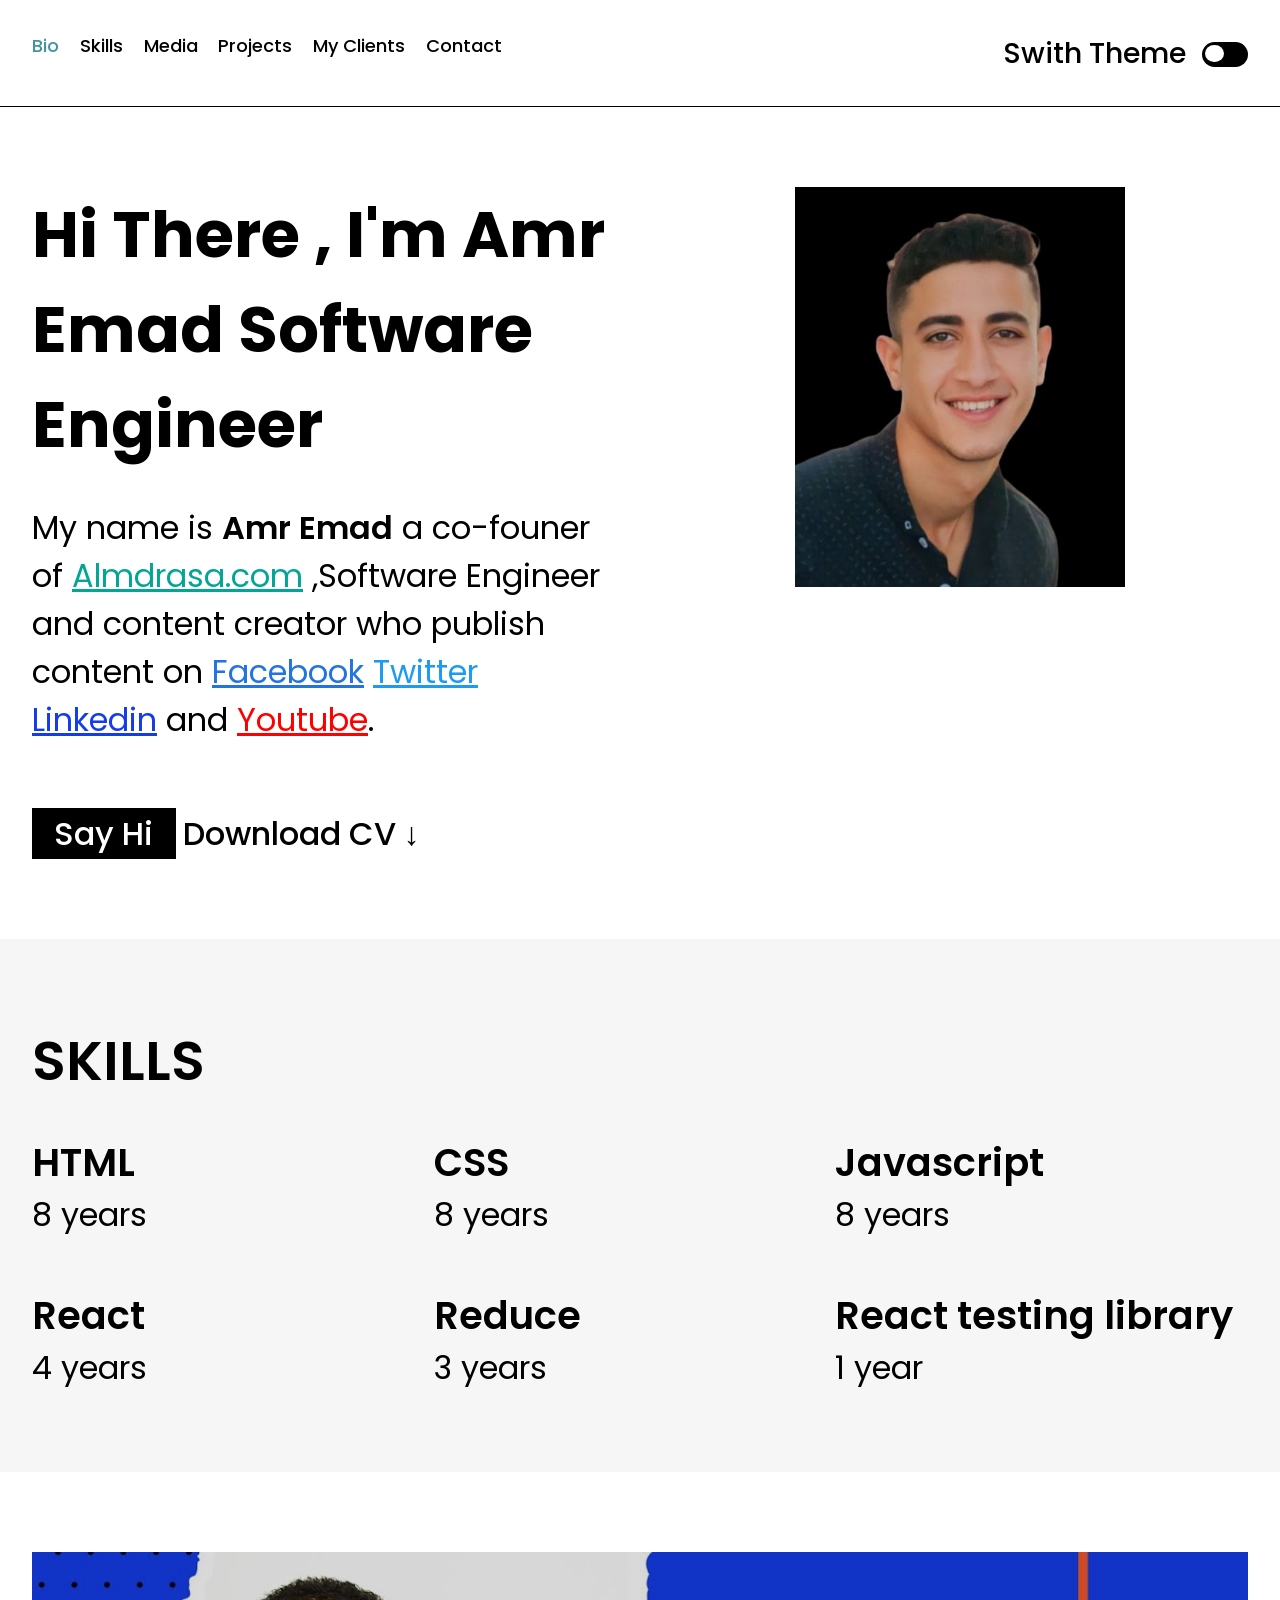
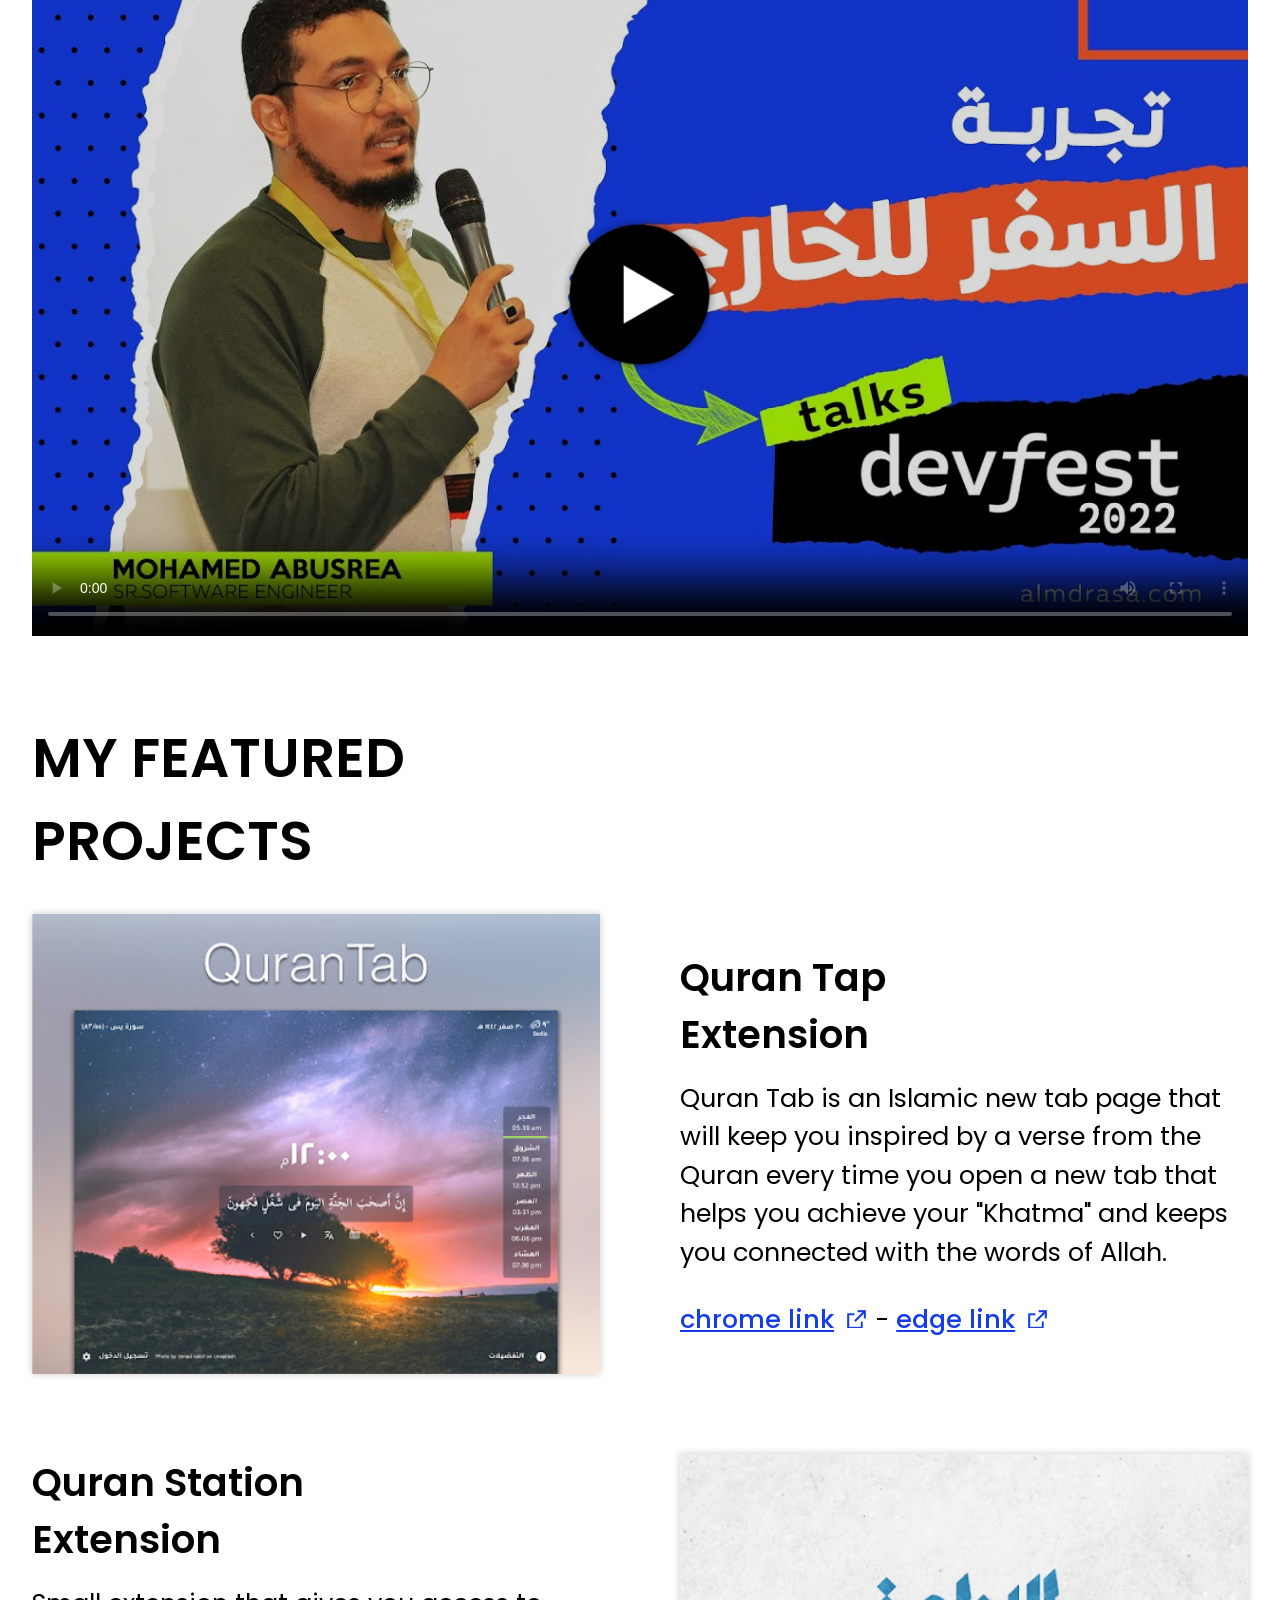
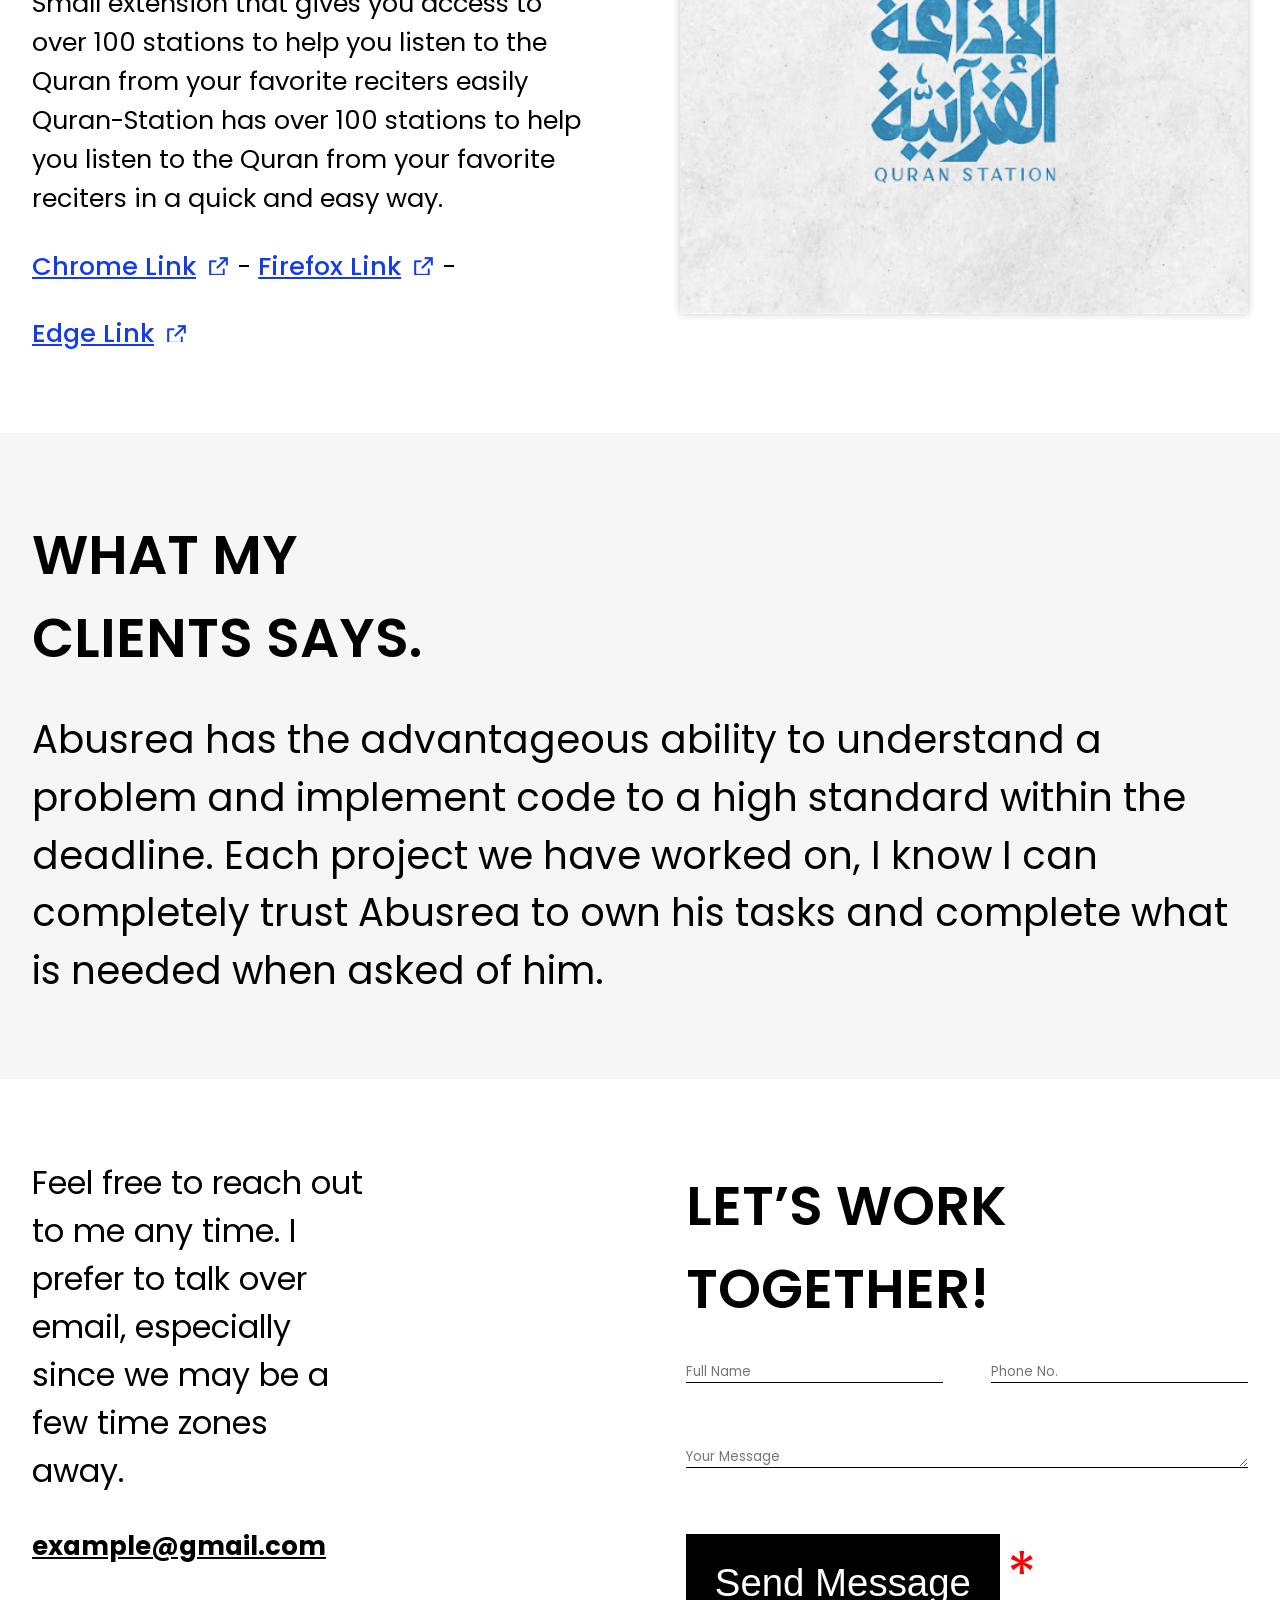
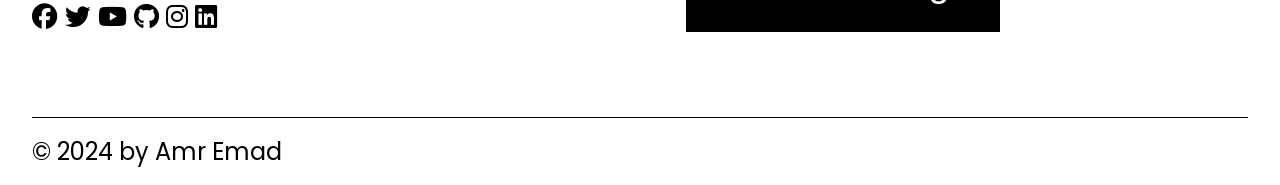
<file: Index.html>
<!DOCTYPE html>
<html lang="en">
<head>
    <meta charset="UTF-8">
    <title>Amr Emad</title>
    <link rel="preconnect" href="https://fonts.googleapis.com">
<link rel="preconnect" href="https://fonts.gstatic.com" crossorigin>
<link href="https://fonts.googleapis.com/css2?family=Poppins:ital,wght@0,100;0,200;0,300;0,400;0,500;0,600;0,700;0,800;0,900;1,100;1,200;1,300;1,400;1,500;1,600;1,700;1,800;1,900&family=Tajawal:wght@200;400&display=swap" rel="stylesheet">

 <link rel="stylesheet" href="https://cdnjs.cloudflare.com/ajax/libs/font-awesome/6.6.0/css/all.min.css">

    <link rel="stylesheet" href="style.css">
    
</head>
<body>
     <div class="container">
       <video class="video-loop" autoplay loop muted>
            <source src="./video-loop.mp4" type="video/mp4" /> 
        </video> 

        <header class="header">
          <label  class="burger-menu" for="menu">
            <div class="burger-menu_bar"></div>
            <div class="burger-menu_bar"></div>
            <div class="burger-menu_bar"></div>
          </label> 
          <input id="menu" class="burger-menu_checkbox" type="checkbox">

            <nav class="navigation">
                <ul class="navigation__list">
                    <li><a href="#bio" class="navigation__link navigation__bio activ">Bio</a></li>
                    <li><a href="#skills" class="navigation__link navigation__skills">Skills</a></li>
                    <li><a href="#media" class="navigation__link navigation__media">Media</a></li>
                    <li><a href="#projects" class="navigation__link navigation__projects">Projects</a></li>
                    <li><a href="#clients" class="navigation__link navigation__clients">My Clients</a></li>
                    <li><a href="#contact" class="navigation__link navigation__contact">Contact</a></li>
                </ul>
            </nav>

            <div class="toggle">
            <p class="toggle__title switch">Swith Theme</p>
            <input type="checkbox" name="checkbox" id="toggle" class="toggle__checkbox">
            <label for="toggle" class="toggle__lable"></label>
        </div>
        </header>

        <section class="bio section" id="bio">
            <div class="bio__data">
            <h1 class="bio__title">
                Hi There , I'm Amr Emad Software Engineer
            </h1>
            <p class="bio__objectiv">
                My name is <span class="bio__name">amr emad</span>
                a co-founer of <a href="#" class="bio__almdrasa">Almdrasa.com</a>
                ,Software Engineer and content creator who publish content on <a href="#" class="bio__Facebook">Facebook</a>
                <a href="#" class="bio__Twiteer">Twitter</a>
                <a href="#" class="bio__linkedin">Linkedin</a> and 
                <a href="#" class="bio__Youtube">Youtube</a>.
            </p>
            <a href="#" class="bio__link say_hi">Say Hi</a>
           <a href="#" class=" bio__link download">Download CV <span class="bio__down-arrow"> ↓</span></a>
           </div>
        
        <div class="bio__pic--content">
            <img  class="bio__pic" src="ME.jpg" alt="image of amr emad">
        </div>
        </section>

        <section  id="skills" class="skills section section--width-bgc">
                <h2 class="h2__heading">Skills</h2>
                <ul class="skill__list">
                    <li class="skill__items">
                        <h2 class="skill__title">HTML</h2>
                        <span class="skills__years">8 years</span>
                    </li>
                    <li class="skill__items">
                        <h2 class="skill__title">CSS</h2>
                        <span class="skills__years">8 years</span>
                    </li>
                    <li class="skill__items">
                        <h2 class="skill__title">Javascript</h2>
                         <span class="skills__years">8 years</span>
                    </li>
                    <li class="skill__items">
                        <h2 class="skill__title">React</h2>
                        <span class="skills__years">4 years</span>
                    </li>
                    <li class="skill__items">
                        <h2 class="skill__title">Reduce</h2>
                        <span class="skills__years">3 years</span>
                    </li>
                    <li class="skill__items">
                        <h2 class="skill__title">React testing library</h2>
                        <span class="skills__years">1 year</span>

                    </li>
                </ul>
        </section>

        <section id="media" class="madia section">
            <video src="video.mp4" class="media__video" poster="thumbnail.jpg" controls>
                <source src="video.mp4" type="video/mp4" />
            </video>
        </section>

        <section id="projects" class="projects section">
            <h2 class="h2__heading">My Featured <br>
            projects</h2>
            <div class="projects__main">
                <img  class="projects__img" src="project-1.jpg" alt="Quran Tap Extension">
                <div class="projects__data">
                    <h3 class="h3__heading">Quran Tap<br>
                         Extension</h3>
                         <p class="projects__descriptions">
                            Quran Tab is an Islamic new tab page that will keep you inspired by a verse from the Quran every time you
                            open a new tab that helps you achieve your "Khatma" and keeps you connected with the words of Allah.</p>
                         <a href="https://bit.ly/qt-chrome" class="projects__link" target="_blank">chrome link</a>
                         <span>-</span>
                         <a href="https://bit.ly/qt-edge" class="projects__link" target="_blank">edge link</a>
                         </div>
                         <div class="projects__data">
                            <h3 class="h3__heading">
                              Quran Station <br />
                              Extension
                            </h3>
                            <p class="projects__description">
                              Small extension that gives you access to over 100 stations to help you listen to the Quran from your
                              favorite reciters easily Quran-Station has over 100 stations to help you listen to the Quran from your
                              favorite reciters in a quick and easy way.
                            </p>
                            <a class="projects__link" href="https://bit.ly/qs-chrome" target="_blank">Chrome Link</a>
                            <span>-</span>
                            <a class="projects__link" href="https://bit.ly/qs-firefox" target="_blank">Firefox Link</a>
                            <span>-</span>
                            <a class="projects__link" href="https://bit.ly/quran-station-edge" target="_blank">Edge Link</a>
                          </div>
                          <img class="projects__img responsive-img" src="project-2.jpg" alt="Quran Tab Extension" />
                        </div>
        </section>

        <section id="clients"  class="clients section section--width-bgc">

            <h2 class="h2__heading">
              What My <br> Clients Says.</h2>
            <div class="clients__opinions">
              <div class="clients__wrapper">
                <p class="clients__opinion">
                  Abusrea has the advantageous ability to understand a problem and implement code to a high standard within
                  the deadline. Each project we have worked on, I know I can completely trust Abusrea to own his tasks and
                  complete what is needed when asked of him.
                </p>
                <p class="clients__opinion">
                  Mohamed will patiently listen to you and give you his own Ideas as well, and in the end, he comes up with
                  something completely different from what you’re expecting, but the good news is, you’ll always love it.
                </p>
                <p class="clients__opinion">
                  I had a chance to work closely with Mohamed as a direct manager from hist first day at DeliveryHero until
                  my last day there (6+months). Mohamed's biggest strengths that I admire are taking initiatives on personal
                  and team level, and driving them.
                </p>
              </div>
            </div>
          </section>

          
      <section id="contact" class="section contact">
        <div class="contact__center">
          <p class="contact__description">
            Feel free to reach out to me any time. I prefer to talk over email, especially since we may be a few time
            zones away.
          </p>

          <a href="mailto: example@gmail.com" class="contact__email">example@gmail.com</a>

          <div class="contact__socials">
            <a class="contact__social" href="#">
                <i class="fa-brands fa-facebook"></i>
            </a>
            <a class="contact__social" href="#">
                <i class="fa-brands fa-twitter"></i>            
            </a>
            <a class="contact__social" href="#">
                <i class="fa-brands fa-youtube"></i>
            </a>
            <a class="contact__social" href="#">
                <i class="fa-brands fa-github"></i>
            </a>
            <a class="contact__social" href="#">
                <i class="fa-brands fa-instagram"></i>
            </a>
            <a class="contact__social" href="#">
                <i class="fa-brands fa-linkedin"></i>
            </a>
          </div>
        </div>
        <div class="contact__formContent">
            <h2 class="h2__heading">
              Let’s Work <br />
              Together!
            </h2>
            <form action="results.html">

              <div class="contact__inputs"> 

                <input type="text" class="contact__input" name="name" placeholder="Full Name" required />

                <input type="tel" class="contact__input" placeholder="Phone No."  name="tel" pattern="[0-9]{3}-[0-9]{2}-[0-9]{3}" required /> 

              </div>
              <textarea
                class="contact__input contact__textarea" name="message"placeholder="Your Message"rows="1" required></textarea>
              <input type="submit" class="contact__button" value="Send Message"/>
            </form>
          </div>
        </section>

        <footer class="footer">© 2024 by Amr Emad</footer>


                      
    </div>

    
</body>
</html>
</file>
<file: style.css>
/* css variables */
:root {
    --container-width: 119rem;
    --gutter: 2rem;

    --color-black:#000;
    --color-white:#fff;
    --color-blue: #2374e1;
    --color-light-blue: #1d9bf0;
    --color-dark-blue: #0a66c2;
    --color-darker-blue: #143ce8;
    --color-red: #ff0000;
    --color-green: #03a696;
    --color-grey: #f6f6f6;
    --color-dark-green: #42959b;
  
    --color-background: var(--color-white);
    --color-text: var(--color-black);
    --color-box-img: var(--color-black);
    --color-link-bg: var(--color-black);
    --color-input-border: var(--color-black);
  
    --font-family-raleway: "Raleway", sans-serif;
    --font-family-poppins: "Poppins", sans-serif;
  
    --font-weight-regular: 400;
    --font-weight-medium: 500;
    --font-weight-semi-bold: 600;
    --font-weight-bold: 700;
  
    --font-size-70: 7rem;
    --font-size-65: 6.5rem;
    --font-size-40: 4rem;
    --font-size-38: 3.8rem;
    --font-size-24: 2.4rem;
    --font-size-22: 2.2rem;
    --font-size-20: 2rem;
    --font-size-18: 1.8rem;
    --font-size-15: 1.5rem;
  
    --transition-timing: 0.3s;
  }
  
.poppins-medium {
    font-family: "Poppins", sans-serif;
    font-weight: 500;
    font-style: normal;
  }
  /* reset */
*{
    padding: 0;
    margin: 0;
    box-sizing: border-box;
    font-family: Poppins,sans-serif;
}
*,
*::after , 
*::before{
    box-sizing: border-box;
}
a {
    color: inherit;
    display: inline-block;
}
button {
    color: transparent;
    border: none;
    cursor: pointer;
}
ul,
ol {
    list-style: none;
}

    /* Glopal style */
html{
    scroll-behavior: smooth;
    scroll-padding-top: 11rem;
}
body ,[type="submit"] {
    font-size: 1.6rem;
    overflow-x: hidden;
    font-size: 1.6rem;
    font-family: var(--font-family-raleway);
    background-color: var(--color-background);
    color: var(--color-text);
    border: 0;
  }


.container{
    display: grid;
    row-gap: 5rem;
    max-width: calc(var(--container-width) + var(--gutter) * 2);
     margin: 0 auto; 
     padding-inline: var(--gutter);

}
.video-loop{
    position: fixed;
    top: 0;
    left: 0;
    min-width: 100%;
    min-height:100%;
    opacity: 0.08;
    z-index: -1;
}

.section{
    position: relative;
    display: grid;
    grid-template-columns: repeat(2 , auto);
    align-items: start;
}

.section--width-bgc{
    padding: 5rem 0;
}
.section--width-bgc::before{
    content: "";
    position: absolute;
    width:100vw;
    height: 100%;
    background-color: var(--color-grey);
    justify-self: center;
    z-index: -1;
}

.h2__heading {
    font-size: 55px;
    font-weight: var(--font-weight-semi-bold);
    grid-column: 1/-1;
    margin-bottom: 2rem;
    text-transform: uppercase;
}
.h3__heading{
    
    font-size: var(--font-size-24);
    font-weight: var(--font-weight-semi-bold);
    margin-bottom: 1rem;
}
 /* end Glopal style*/

 /* header */

header{
    position: sticky;
    top:0;
    z-index: 1;
    background-color: var(--color-background);
    padding: 2rem 0;
    display: flex;
    justify-content: center;
}
header::before{
    content: "";
    position: absolute;
    top: 0;
    width: 100vw;
    height: 100%;
    z-index: -1;
    border-bottom:0.1rem solid var(--color-input-border) ;
    background-color: var(--color-background);

}
.navigation{
    font-size: 18px;
    font-weight:var(--font-weight-medium) ;
}
.navigation{
    transition: var(--transition-timing);
}
.navigation__list {
    display: flex;
    gap:1.3rem;
}
.navigation__link:link ,
.navigation__link:visited {
    text-decoration: none;
    font-weight: var(--font-weight-medium);
}

.navigation__link :hover ,
.navigation__link:active ,
.activ  {
    text-decoration: underline;
    color: #42959b;
}

.burger-menu_checkbox{
    display: none;
}

/* toggle  */
.toggle {
    display: flex;
    gap: 1rem;
    margin-left: auto; 
}
.toggle__title{
    font-weight: var(--font-weight-medium);
    font-size: var(--font-size-18);
}
.toggle__checkbox{
    display: none;
}
.toggle__lable{
    display: block;
    position: relative;
    height: 1.6rem;
    width: 2.9rem;
    background-color: var(--color-black);
    border-radius: 5rem;
    margin-top: .6rem;
    cursor: pointer;
    transition: .3s;
}
.toggle__lable::after{
    content: "";
    width: 1.2rem;
    height: 1.1rem;
    border-radius: 50%;
    display: block;
    margin:.2rem;
    background-color: white;
    transition: .3s;

}
.toggle__checkbox:checked + .toggle__lable{
    background-color: white;
}
.toggle__checkbox:checked + .toggle__lable::after{
    transform: translateX(1.4rem);
    background-color: var(--color-dark-green);
}

/* end toggle */

/* bio */
.bio{
    column-gap: 4rem;
    grid-template-columns: repeat(2,1fr);
}
.bio__title{
    font-size: var(--font-size-40);
    font-family: var(--font-family-poppins);
}
.bio__objectiv{
    font-size: var(--font-size-20);
    font-weight: var(--font-weight-regular);
    font-family: var(--font-family-poppins);
    margin: 2rem 0 4rem;
}
.bio__name{
    text-transform: capitalize;
    font-weight: var(--font-weight-semi-bold);
}
.bio__almdrasa{
    color:var(--color-green)
}
.bio__Facebook{
    color: var(--color-blue);
}
.bio__Twiteer{
    color: var(--color-light-blue);
}
.bio__linkedin{
    color: var(--color-darker-blue);
}
.bio__Youtube{
    color: var(--color-red);
}
.bio__link{
    font-size: var(--font-size-20 );
    font-weight: var(--font-weight-medium);
    text-decoration: none;
}
.say_hi{
    background-color: var(--color-link-bg);
    color: white;
    padding: .1rem 1.4rem;
}

@keyframes jump {
    0% {
        transform: translateY(0.3rem);
    }
    35% { 
        transform: translateY(-0.3rem);
    }
    70% {
        transform: translateY(0);
    }
    100% {
        transform: translateY(0);

    }
}
.bio__down-arrow{
    display: inline-block;
    animation: jump 1s infinite alternate ease-in-out;
}
.bio__pic--content {
    display: flex;
    position: relative;
    align-items: flex-end;
    justify-self: center;
}
.bio__pic--content::after{
    content: "";
    position: absolute;
    background-color: #000;
    width: 100%;
    height: 100%;
    z-index: -1;
}
.bio__pic{
    height: 400px;
}
/* end bio */

/* skills */

.skill__list{
    display: grid;
    grid-template-columns: repeat(3, 1fr);
    row-gap: 3rem;
}
.skill__items{
    transition: var(--transition-timing);
    user-select: none;
}
.skill__items:hover{
    text-shadow: 0 0 2px  var(--color-green);
}
.skill__title{
    font-size: var(--font-size-24);
    font-weight: var(--font-weight-semi-bold);
}
.skills__years{
    display: inline-block;
    font-size: var(--font-size-20);    
}
/*  end skills */
/* media */
.midia{
    align-items: center;
    justify-content: center;
}
.media__video{
    max-width: 100%;
}
/* end media */
/* projects */
.projects__main{
    display: grid;
    grid-template-columns: repeat(2,1fr);
    column-gap: 5rem;
    row-gap: 5rem;
}
.projects__img
{
    box-shadow: 0 0 0.5rem rgba(0, 0, 0, 0.2);
    max-width: 100%;
}

.projects__data {
    align-self: center;
}
.projects__descriptions{
    line-height: 1.5;
}

.projects__link {
    color: var(--color-darker-blue);
    font-family: var(--font-family-poppins);
    font-weight: var(--font-weight-medium);
    margin-top: 1.8rem;
}
.projects__link::after {
    content: "";
    display: inline-block;
    width: 1em;
    height: 1.3rem;
    background-image: url(external-icon.png);
    background-size: cover;
    margin-left: 0.6rem;
}
/* End projects */

/* Clients */
.clients__opinions{
    grid-column: 1/-1;
    font-size: var(--font-size-24);
    line-height: 1.5;
}
.clients__wrapper{
    display: flex;
    overflow-x: auto;
    scroll-snap-type: x mandatory;
}
.clients__opinion{
    flex-basis: 100%;
    flex-shrink: 0;
    scroll-snap-type: x ;
}
/*  END CLIENTS */

/* contact */
.contact {
    grid-template-columns: repeat(2, 1fr);
    align-items: center; 
    column-gap: 20rem;
}

.contact__center{
    align-self: center;
} 

.contact__description {
    font-size: var(--font-size-20);
    line-height: 1.5;
}

.contact__email {
    font-weight: var(--font-weight-bold);
    margin: 2rem 0;
}

.contact__social{
    transition: transform 0.3s ease; 
}

.contact__social:hover{
    transform: scale(1.2);
}
.contact__inputs {
    display: flex;
    gap: 3rem;
}
.contact__input {
    border: 0;
    outline: 0;
    background: transparent;
    border-bottom: 0.1rem solid var(--color-input-border);
    flex: 1;
}
.contact__textarea {
    width: 100%;
    margin-top: 4rem;
}
.contact__button {
    background-color: var(--color-link-bg);
    color: var(--color-white);
    padding: 1.7rem 1.8rem;
    font-weight: var(--font-weight-medium);
    font-size: var(--font-size-24);
    margin-top: 3.4rem;
}


.contact form:invalid::after {
    content: "*";
    font-size: var(--font-size-38);
    color: var(--color-red);
}

/* End contact */

 /* foteer */
.footer {
    padding: 1rem 0;
    font-size: var(--font-size-15);
    border-top: 0.1rem solid var(--color-black);
}
/* end footer */

/* theme */

html:has(.toggle__checkbox:checked) {
    --color-background: var(--color-black);
    --color-text: var(--color-white);
    --color-box-img: var(--color-green);
    --color-link-bg: var(--color-green);
    --color-grey: #080808;
    --color-input-border: var(--color-white);
  }
/* end theme */

/* responsive pc */
@media (max-width: 1000px) {
    html {
      font-size: 8px;
    }
  }
  
  /* responsive tablet */
  @media (max-width: 800px) {
    .container {
      row-gap: 8rem;
    }
  
    .section {
      grid-template-columns: 1fr;
    }
    .bio__pic--content {
      grid-row: 1;
      justify-self: center;
      margin-bottom: 4rem;
    }
  
    .skills__list {
      grid-template-columns: repeat(2, 1fr);
    }
  
    .projects__main {
      grid-template-columns: 1fr;
      row-gap: 6rem;
      justify-items: center;
    }
  
    .projects__data:nth-of-type(2) {
      order: 1;
    }
  
    .clients__opinions {
      font-size: var(--font-size-24);
    }
  
    .contact {
      row-gap: 6rem;
    }
  
    .contact__formContent {
      order: -1;
    }
  }
  
  /* responsive mobile */
  @media (max-width: 600px) {
    .bio__pic {
       width: 100%;
    }
  
    .header {
      padding: 0;
    }
  
    .header::before {
      z-index: 0;
    }
  
    .burger-menu {
      display: flex;
      flex-direction: column;
      gap: 0.75rem;
      z-index: 0;
      align-self: center;
      cursor: pointer;
    }
  
    .burger-menu_bar {
      height: 0.3rem;
      width: 4.375rem;
      background-color: var(--color-text);
      transition: var(--transition-timing);
    }
  
    .burger-menu__checkbox:checked + .navigation {
      top: 100%;
    }
  
    .header:has(.burger-menu_checkbox:checked) .burger-menu_bar:nth-child(1) {
      transform: translateY(10px) rotate(40deg);
    }
  
    .header:has(.burger-menu_checkbox:checked) .burger-menu_bar:nth-child(2) {
      opacity: 0;
      visibility: hidden;
    }
  
    .header:has(.burger-menu_checkbox:checked) .burger-menu_bar:nth-child(3) {
      transform: translateY(-7px) rotate(-40deg);
    }
    .burger-menu_checkbox:checked + .navigation{
        top: 100%;
    }
  
    .navigation { 
      position: absolute;
      padding: 3rem 0;
      width: 100%;
      top: 0;
      /* border-bottom: 0.1rem solid var(--color-text); */
      background-color: var(--color-white);
      z-index: -1;
      width: 100vw;
    }
  
    .navigation__list {
       justify-content: center;
    }
  
     .toggle {
      padding: 3rem 0;
       z-index: 1;
      /* width: 100%;
      height: 100%; 
       background: var(--color-background);  */
    } 
  }
</file>
